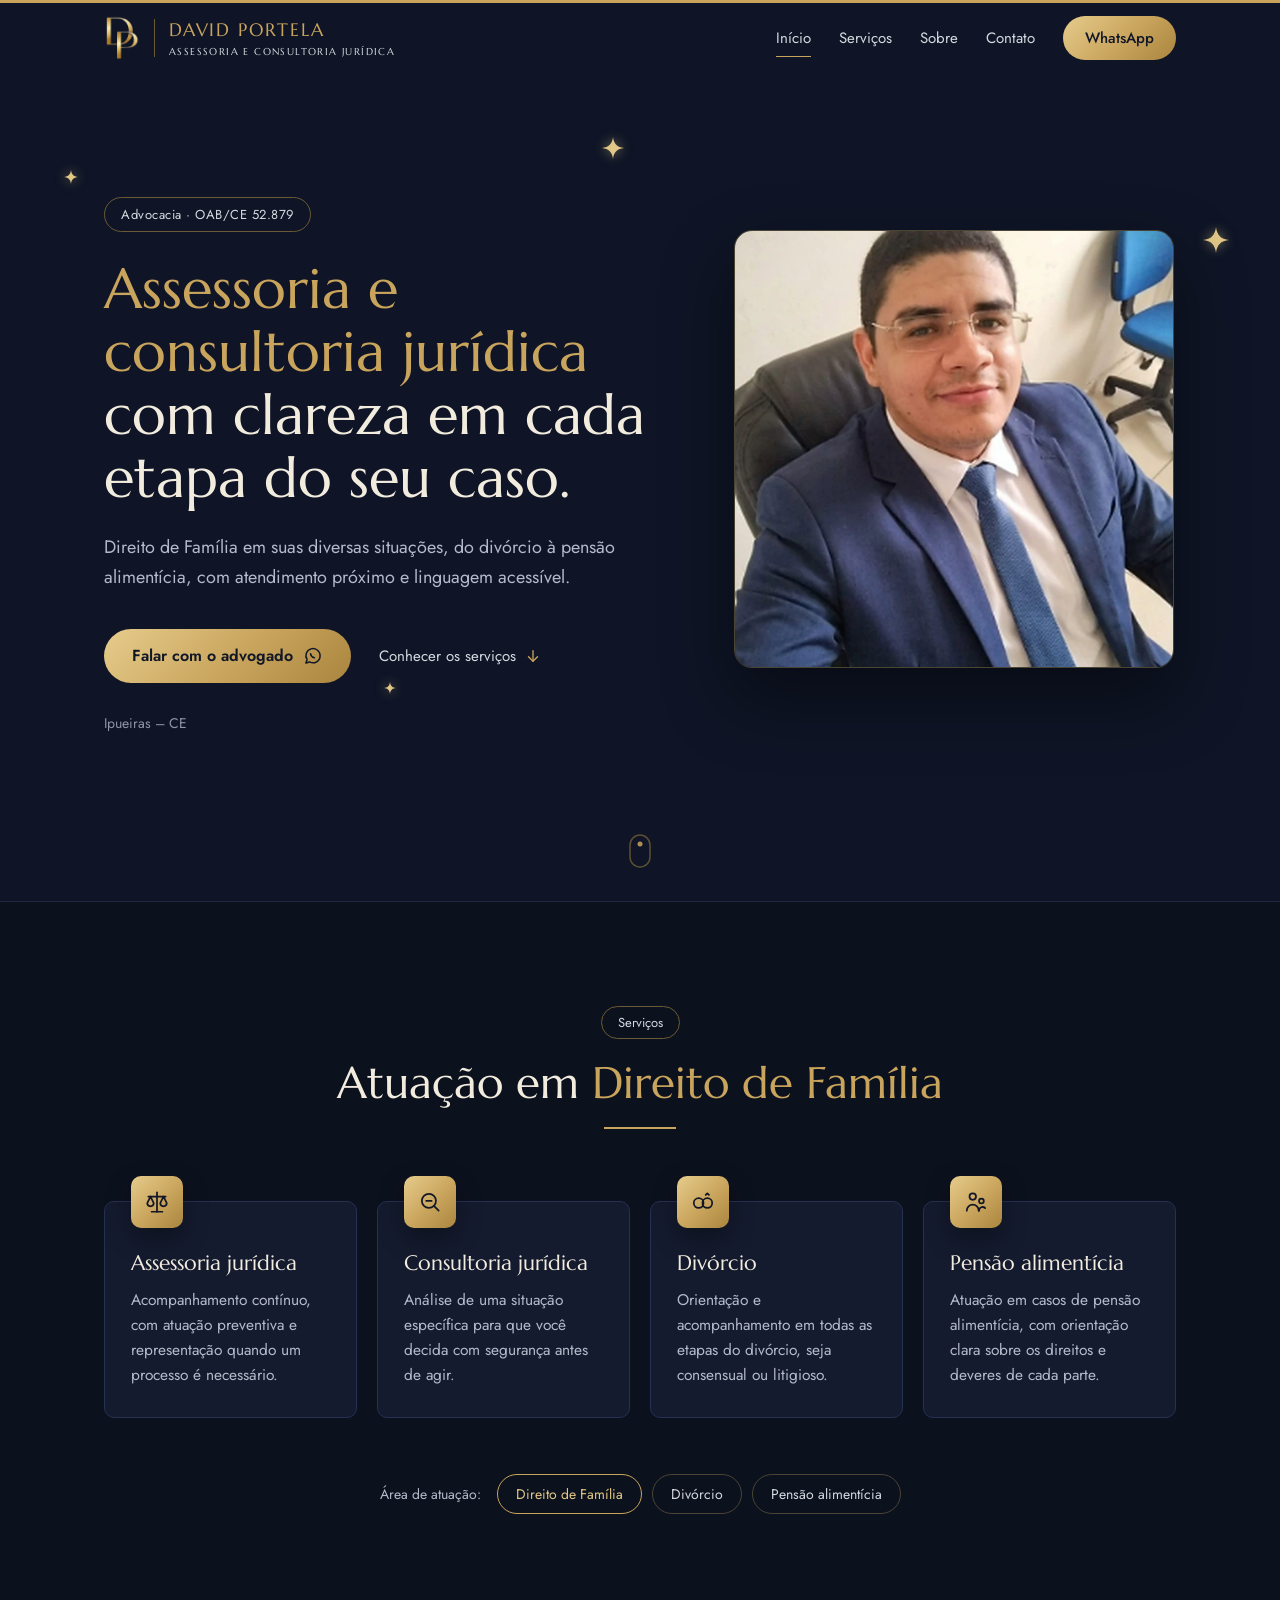
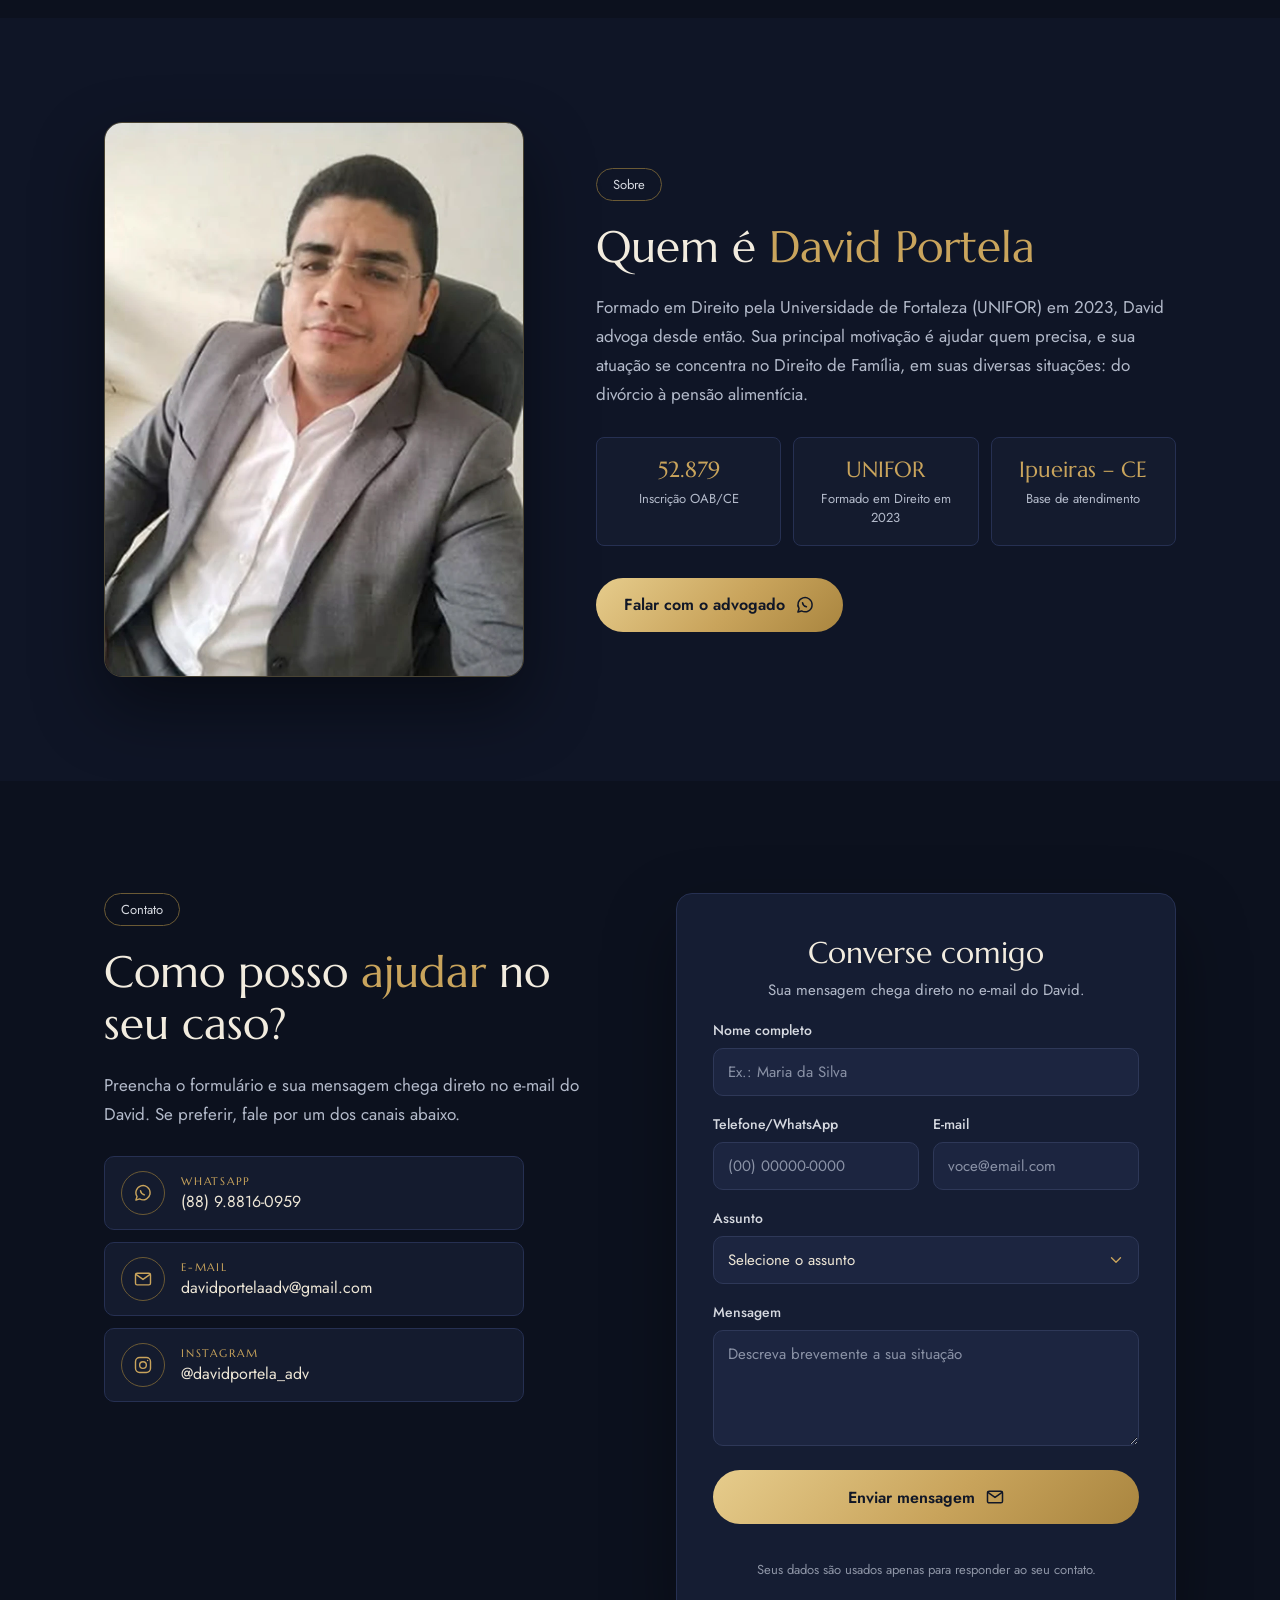
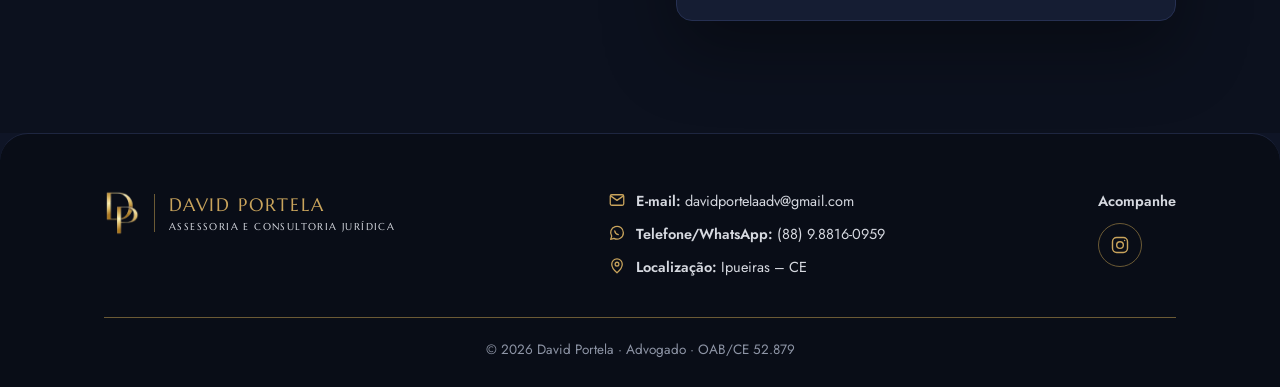
<file: index.html>
<!doctype html>
<html lang="pt-BR">
<head>
<meta charset="utf-8">
<meta name="viewport" content="width=device-width, initial-scale=1">
<title>David Portela — Assessoria e Consultoria Jurídica</title>
<meta name="description" content="David Portela, advogado (OAB/CE 52.879). Direito de Família em Ipueiras – CE: divórcio, pensão alimentícia, assessoria e consultoria jurídica.">
<meta name="theme-color" content="#111727">
<meta property="og:title" content="David Portela — Assessoria e Consultoria Jurídica">
<meta property="og:description" content="David Portela, advogado (OAB/CE 52.879). Direito de Família em Ipueiras – CE: divórcio, pensão alimentícia, assessoria e consultoria jurídica.">
<meta property="og:type" content="website">
<link rel="icon" type="image/png" href="favicon.png">
<link rel="preconnect" href="https://fonts.googleapis.com">
<link rel="preconnect" href="https://fonts.gstatic.com" crossorigin>
<link href="https://fonts.googleapis.com/css2?family=Marcellus&amp;family=Jost:wght@400;500;600&amp;display=swap" rel="stylesheet">
<link rel="stylesheet" href="landing.css">
</head>
<body>
<div id="app" class="boot" style="background: #0F1526; color: #EDE6D6; font-family: 'Jost', 'Helvetica Neue', Arial, sans-serif; min-height: 100vh; overflow-x: clip">
<div class="bar" aria-hidden="true"></div>

<div class="wipe intro" aria-hidden="true">
  <div class="wipe-g"></div>
  <div class="wipe-n"><img class="wipe-logo" src="dp-monograma.png" alt=""><span class="wipe-line"></span></div>
</div>

<header class="hdr" style="position: sticky; top: 0; z-index: 40">
  <div class="hdr-in" style="max-width: 1120px; margin: 0 auto; padding: 14px 24px; min-height: 76px; box-sizing: border-box; display: flex; flex-wrap: wrap; align-items: center; justify-content: space-between; gap: 12px 32px">
    <a href="#inicio" data-go="inicio" aria-label="David Portela, início" style="display: flex; align-items: center; gap: 14px">
      <img src="dp-monograma.png" alt="" style="width: 36px; height: auto; display: block">
      <span aria-hidden="true" style="width: 1px; height: 38px; background: #6B5A35"></span>
      <span style="display: flex; flex-direction: column; gap: 4px">
        <span style="font-family: 'Marcellus', Optima, Georgia, serif; font-size: 18px; letter-spacing: 0.1em; color: #C9A45C">DAVID PORTELA</span>
        <span class="tagline" style="font-family: 'Marcellus', Optima, Georgia, serif; font-size: 10px; letter-spacing: 0.14em; color: #D6D9E0">ASSESSORIA E CONSULTORIA JURÍDICA</span>
      </span>
    </a>
    <nav class="nav-desk" aria-label="Seções" style="display: flex; flex-wrap: wrap; align-items: center; gap: 4px 28px; font-size: 15px">
      <a class="nv on" href="#inicio" data-go="inicio" style="color: #D6D9E0; padding: 12px 0">Início</a>
      <a class="nv" href="#servicos" data-go="servicos" style="color: #D6D9E0; padding: 12px 0">Serviços</a>
      <a class="nv" href="#sobre" data-go="sobre" style="color: #D6D9E0; padding: 12px 0">Sobre</a>
      <a class="nv" href="#contato" data-go="contato" style="color: #D6D9E0; padding: 12px 0">Contato</a>
      <a class="pill" href="https://wa.me/5588988160959?text=Ol%C3%A1%2C%20David!%20Vim%20pelo%20site%20e%20gostaria%20de%20agendar%20um%20atendimento." target="_blank" rel="noopener" style="min-height: 44px; box-sizing: border-box; display: inline-flex; align-items: center; padding: 0 22px; border-radius: 999px; background: linear-gradient(135deg, #E6CC8C 0%, #C9A45C 55%, #A9853F 100%); color: #111727; font-weight: 500">WhatsApp</a>
    </nav>
    <button class="menu-btn" type="button" aria-label="Abrir menu" aria-expanded="false" aria-controls="menu-mobile">
      <svg class="ic-open" aria-hidden="true" width="20" height="20" viewBox="0 0 24 24" fill="none" stroke="currentColor" stroke-width="1.8" stroke-linecap="round"><path d="M4 8h16"></path><path d="M4 16h16"></path></svg>
      <svg class="ic-close" aria-hidden="true" width="20" height="20" viewBox="0 0 24 24" fill="none" stroke="currentColor" stroke-width="1.8" stroke-linecap="round"><path d="M6 6l12 12"></path><path d="M18 6 6 18"></path></svg>
    </button>
  </div>
</header>

<div id="menu-mobile" class="mnav" aria-hidden="true">
  <nav aria-label="Menu" class="mnav-links">
    <a class="mi m1 mlink on" href="#inicio" data-go="inicio">Início</a>
    <a class="mi m2 mlink" href="#servicos" data-go="servicos">Serviços</a>
    <a class="mi m3 mlink" href="#sobre" data-go="sobre">Sobre</a>
    <a class="mi m4 mlink" href="#contato" data-go="contato">Contato</a>
  </nav>
  <span class="mi m5 mline" aria-hidden="true"></span>
  <a class="mi m5 pill" href="https://wa.me/5588988160959?text=Ol%C3%A1%2C%20David!%20Vim%20pelo%20site%20e%20gostaria%20de%20agendar%20um%20atendimento." target="_blank" rel="noopener" style="align-self: flex-start; min-height: 54px; box-sizing: border-box; display: inline-flex; align-items: center; gap: 10px; padding: 0 28px; border-radius: 999px; background: linear-gradient(135deg, #E6CC8C 0%, #C9A45C 55%, #A9853F 100%); color: #111727; font-size: 16px; font-weight: 600">
    Falar no WhatsApp
    <svg aria-hidden="true" width="20" height="20" viewBox="0 0 24 24" fill="none" stroke="currentColor" stroke-width="1.8" stroke-linecap="round" stroke-linejoin="round"><path d="M20.5 11.6a8.5 8.5 0 0 1-12.6 7.5L3.5 20.5l1.4-4.2a8.5 8.5 0 1 1 15.6-4.7z"></path><path d="M9 9.2c.3 2.4 2.2 4.4 4.7 5"></path></svg>
  </a>
  <p class="mi m6 mcontact">(88) 9.8816-0959<br>davidportelaadv@gmail.com</p>
</div>

<section id="inicio" style="position: relative; overflow: clip; box-sizing: border-box; min-height: calc(100vh - 76px); min-height: calc(100svh - 76px); display: flex; flex-direction: column; justify-content: center; padding: 24px 0 104px">
  <div aria-hidden="true" style="position: absolute; inset: 0; pointer-events: none">
    <div class="ra spk-m-off" style="position: absolute; left: 5%; top: 90px"><svg class="spark" width="14" height="14" viewBox="0 0 24 24"><path d="M12 0C12.9 7.6 16.4 11.1 24 12C16.4 12.9 12.9 16.4 12 24C11.1 16.4 7.6 12.9 0 12C7.6 11.1 11.1 7.6 12 0Z" fill="#E2C886"></path></svg></div>
    <div class="rb spk-m-off" style="position: absolute; left: 47%; top: 60px"><svg class="spark sp2" width="22" height="22" viewBox="0 0 24 24"><path d="M12 0C12.9 7.6 16.4 11.1 24 12C16.4 12.9 12.9 16.4 12 24C11.1 16.4 7.6 12.9 0 12C7.6 11.1 11.1 7.6 12 0Z" fill="#E2C886"></path></svg></div>
    <div class="ra" style="position: absolute; right: 4%; top: 150px"><svg class="spark sp3" width="26" height="26" viewBox="0 0 24 24"><path d="M12 0C12.9 7.6 16.4 11.1 24 12C16.4 12.9 12.9 16.4 12 24C11.1 16.4 7.6 12.9 0 12C7.6 11.1 11.1 7.6 12 0Z" fill="#E2C886"></path></svg></div>
    <div class="ra spk-m-off" style="position: absolute; left: 30%; top: 600px"><svg class="spark sp2" width="12" height="12" viewBox="0 0 24 24"><path d="M12 0C12.9 7.6 16.4 11.1 24 12C16.4 12.9 12.9 16.4 12 24C11.1 16.4 7.6 12.9 0 12C7.6 11.1 11.1 7.6 12 0Z" fill="#E2C886"></path></svg></div>
  </div>

  <div style="position: relative; width: 100%; box-sizing: border-box; max-width: 1120px; margin: 0 auto; padding: 0 24px; display: flex; flex-wrap: wrap; align-items: center; gap: 40px 64px">
    <div class="hout" style="flex: 1 1 500px; min-width: 0; padding: clamp(24px, 6vw, 56px) 0 24px">
      <p class="ld" style="margin: 0; display: inline-flex; padding: 7px 16px; border: 1px solid #6B5A35; border-radius: 999px; font-size: 13px; letter-spacing: 0.04em; color: #D6D9E0">Advocacia · OAB/CE 52.879</p>
      <h1 class="ld ld2" style="margin: 26px 0 0; font-family: 'Marcellus', Optima, Georgia, serif; font-weight: 400; font-size: clamp(30px, 3.4vw + 14px, 56px); line-height: 1.12; color: #F2ECDF"><span style="color: #C9A45C">Assessoria e consultoria jurídica</span> com clareza em cada etapa do seu caso.</h1>
      <p class="ld ld3" style="margin: 24px 0 0; max-width: 32em; font-size: 18px; line-height: 1.65; color: #B3BACA">Direito de Família em suas diversas situações, do divórcio à pensão alimentícia, com atendimento próximo e linguagem acessível.</p>
      <div class="ld ld4" style="margin-top: 36px; display: flex; flex-wrap: wrap; align-items: center; gap: 14px 28px">
        <a class="pill" href="https://wa.me/5588988160959?text=Ol%C3%A1%2C%20David!%20Vim%20pelo%20site%20e%20gostaria%20de%20agendar%20um%20atendimento." target="_blank" rel="noopener" style="min-height: 54px; box-sizing: border-box; display: inline-flex; align-items: center; gap: 10px; padding: 0 28px; border-radius: 999px; background: linear-gradient(135deg, #E6CC8C 0%, #C9A45C 55%, #A9853F 100%); color: #111727; font-size: 16px; font-weight: 600">
          Falar com o advogado
          <svg aria-hidden="true" width="20" height="20" viewBox="0 0 24 24" fill="none" stroke="currentColor" stroke-width="1.8" stroke-linecap="round" stroke-linejoin="round"><path d="M20.5 11.6a8.5 8.5 0 0 1-12.6 7.5L3.5 20.5l1.4-4.2a8.5 8.5 0 1 1 15.6-4.7z"></path><path d="M9 9.2c.3 2.4 2.2 4.4 4.7 5"></path></svg>
        </a>
        <a class="lnk" href="#servicos" data-go="servicos" style="display: inline-flex; align-items: center; gap: 8px; padding: 14px 0; color: #D6D9E0; font-size: 15px">
          Conhecer os serviços
          <svg aria-hidden="true" width="18" height="18" viewBox="0 0 24 24" fill="none" stroke="#C9A45C" stroke-width="1.8" stroke-linecap="round" stroke-linejoin="round"><path d="M12 5v14"></path><path d="m6 13 6 6 6-6"></path></svg>
        </a>
      </div>
      <p class="ld ld5" style="margin: 30px 0 0; font-size: 14px; color: #8E95A6">Ipueiras – CE</p>
    </div>

    <div style="flex: 1 1 380px; min-width: 0; display: flex; justify-content: center">
      <div class="hph" style="width: min(100%, 440px)">
        <img class="ldp" src="david-terno-azul.webp" alt="David Portela, advogado, de terno azul" style="width: 100%; height: auto; display: block; border-radius: 18px; border: 1px solid #4A4433; box-shadow: 0 30px 70px rgba(0,0,0,0.45)">
      </div>
    </div>
  </div>
  <a class="cue" href="#servicos" data-go="servicos" aria-label="Ir para os serviços" style="position: absolute; left: 50%; bottom: 28px; margin-left: -22px; width: 44px; height: 44px; display: flex; align-items: center; justify-content: center">
    <svg aria-hidden="true" width="22" height="34" viewBox="0 0 22 34" fill="none"><rect x="1" y="1" width="20" height="32" rx="10" stroke="#6B5A35" stroke-width="1.5"></rect><circle class="cue-dot" cx="11" cy="10" r="2.5" fill="#C9A45C"></circle></svg>
  </a>
</section>

<section id="servicos" style="position: relative; padding: clamp(72px, 11vw, 104px) 0; background: #0C111E; border-top: 1px solid #1E2640; scroll-margin-top: 76px">
  <div style="max-width: 1120px; margin: 0 auto; padding: 0 24px">
    <div class="blk" data-rv="srvHead" style="display: flex; flex-direction: column; align-items: center; text-align: center; gap: 18px">
      <span class="rv" style="padding: 6px 16px; border: 1px solid #6B5A35; border-radius: 999px; font-size: 13px; color: #D6D9E0">Serviços</span>
      <h2 class="rv d1" style="margin: 0; font-family: 'Marcellus', Optima, Georgia, serif; font-weight: 400; font-size: clamp(30px, 3.4vw, 44px); line-height: 1.2; color: #F2ECDF">Atuação em <span style="color: #C9A45C">Direito de Família</span></h2>
      <span class="rv-line d2" aria-hidden="true" style="display: block; width: 72px; height: 2px; background: #C9A45C; transform-origin: 50% 50%"></span>
    </div>

    <div class="blk" data-rv="srvCards" style="margin-top: 72px; display: flex; flex-wrap: wrap; gap: 48px 20px">
      <div class="rv d1" style="flex: 1 1 230px; min-width: 0; display: flex">
        <article class="card" style="flex: 1 1 auto; position: relative; box-sizing: border-box; padding: 48px 26px 30px; border: 1px solid #263052; border-radius: 10px; background: #141B2E; display: flex; flex-direction: column; gap: 12px">
          <div class="rv-pop d3" aria-hidden="true" style="position: absolute; top: -26px; left: 26px; width: 52px; height: 52px; border-radius: 10px; background: linear-gradient(135deg, #E6CC8C 0%, #C9A45C 55%, #A9853F 100%); display: flex; align-items: center; justify-content: center; box-shadow: 0 10px 24px rgba(0,0,0,0.35)">
            <svg width="26" height="26" viewBox="0 0 24 24" fill="none" stroke="#111727" stroke-width="1.6" stroke-linecap="round" stroke-linejoin="round"><path d="M12 3v18"></path><path d="M7 21h10"></path><path d="M4 7h16"></path><path d="m6 7-3 6a3 3 0 0 0 6 0L6 7"></path><path d="m18 7-3 6a3 3 0 0 0 6 0l-3-6"></path></svg>
          </div>
          <h3 style="margin: 0; font-family: 'Marcellus', Optima, Georgia, serif; font-weight: 400; font-size: 21px; color: #F2ECDF">Assessoria jurídica</h3>
          <p style="margin: 0; font-size: 15.5px; line-height: 1.6; color: #B3BACA">Acompanhamento contínuo, com atuação preventiva e representação quando um processo é necessário.</p>
        </article>
      </div>
      <div class="rv d2" style="flex: 1 1 230px; min-width: 0; display: flex">
        <article class="card" style="flex: 1 1 auto; position: relative; box-sizing: border-box; padding: 48px 26px 30px; border: 1px solid #263052; border-radius: 10px; background: #141B2E; display: flex; flex-direction: column; gap: 12px">
          <div class="rv-pop d4" aria-hidden="true" style="position: absolute; top: -26px; left: 26px; width: 52px; height: 52px; border-radius: 10px; background: linear-gradient(135deg, #E6CC8C 0%, #C9A45C 55%, #A9853F 100%); display: flex; align-items: center; justify-content: center; box-shadow: 0 10px 24px rgba(0,0,0,0.35)">
            <svg width="26" height="26" viewBox="0 0 24 24" fill="none" stroke="#111727" stroke-width="1.6" stroke-linecap="round" stroke-linejoin="round"><circle cx="11" cy="11" r="6.5"></circle><path d="m20 20-4.4-4.4"></path><path d="M8.5 11h5"></path></svg>
          </div>
          <h3 style="margin: 0; font-family: 'Marcellus', Optima, Georgia, serif; font-weight: 400; font-size: 21px; color: #F2ECDF">Consultoria jurídica</h3>
          <p style="margin: 0; font-size: 15.5px; line-height: 1.6; color: #B3BACA">Análise de uma situação específica para que você decida com segurança antes de agir.</p>
        </article>
      </div>
      <div class="rv d3" style="flex: 1 1 230px; min-width: 0; display: flex">
        <article class="card" style="flex: 1 1 auto; position: relative; box-sizing: border-box; padding: 48px 26px 30px; border: 1px solid #263052; border-radius: 10px; background: #141B2E; display: flex; flex-direction: column; gap: 12px">
          <div class="rv-pop d5" aria-hidden="true" style="position: absolute; top: -26px; left: 26px; width: 52px; height: 52px; border-radius: 10px; background: linear-gradient(135deg, #E6CC8C 0%, #C9A45C 55%, #A9853F 100%); display: flex; align-items: center; justify-content: center; box-shadow: 0 10px 24px rgba(0,0,0,0.35)">
            <svg width="26" height="26" viewBox="0 0 24 24" fill="none" stroke="#111727" stroke-width="1.6" stroke-linecap="round" stroke-linejoin="round"><circle cx="8" cy="13" r="4.5"></circle><circle cx="16" cy="13" r="4.5"></circle><path d="M14.5 5.5 16 4l1.5 1.5"></path></svg>
          </div>
          <h3 style="margin: 0; font-family: 'Marcellus', Optima, Georgia, serif; font-weight: 400; font-size: 21px; color: #F2ECDF">Divórcio</h3>
          <p style="margin: 0; font-size: 15.5px; line-height: 1.6; color: #B3BACA">Orientação e acompanhamento em todas as etapas do divórcio, seja consensual ou litigioso.</p>
        </article>
      </div>
      <div class="rv d4" style="flex: 1 1 230px; min-width: 0; display: flex">
        <article class="card" style="flex: 1 1 auto; position: relative; box-sizing: border-box; padding: 48px 26px 30px; border: 1px solid #263052; border-radius: 10px; background: #141B2E; display: flex; flex-direction: column; gap: 12px">
          <div class="rv-pop d6" aria-hidden="true" style="position: absolute; top: -26px; left: 26px; width: 52px; height: 52px; border-radius: 10px; background: linear-gradient(135deg, #E6CC8C 0%, #C9A45C 55%, #A9853F 100%); display: flex; align-items: center; justify-content: center; box-shadow: 0 10px 24px rgba(0,0,0,0.35)">
            <svg width="26" height="26" viewBox="0 0 24 24" fill="none" stroke="#111727" stroke-width="1.6" stroke-linecap="round" stroke-linejoin="round"><circle cx="9" cy="7" r="3"></circle><path d="M3.5 20a5.5 5.5 0 0 1 11 0"></path><circle cx="17" cy="11" r="2.2"></circle><path d="M14.8 20a3.3 3.3 0 0 1 5.7-2.3"></path></svg>
          </div>
          <h3 style="margin: 0; font-family: 'Marcellus', Optima, Georgia, serif; font-weight: 400; font-size: 21px; color: #F2ECDF">Pensão alimentícia</h3>
          <p style="margin: 0; font-size: 15.5px; line-height: 1.6; color: #B3BACA">Atuação em casos de pensão alimentícia, com orientação clara sobre os direitos e deveres de cada parte.</p>
        </article>
      </div>
    </div>

    <div class="blk" data-rv="srvAreas" style="margin-top: 56px; display: flex; flex-wrap: wrap; justify-content: center; align-items: center; gap: 10px">
      <span class="rv" style="margin-right: 6px; font-size: 14px; color: #B3BACA">Área de atuação:</span>
      <span class="rv d1" style="padding: 9px 18px; border: 1px solid #C9A45C; border-radius: 999px; font-size: 14px; color: #E2C886">Direito de Família</span>
      <span class="rv d2" style="padding: 9px 18px; border: 1px solid #4A4433; border-radius: 999px; font-size: 14px; color: #D6D9E0">Divórcio</span>
      <span class="rv d3" style="padding: 9px 18px; border: 1px solid #4A4433; border-radius: 999px; font-size: 14px; color: #D6D9E0">Pensão alimentícia</span>
    </div>
  </div>
</section>

<section id="sobre" style="position: relative; padding: clamp(72px, 11vw, 104px) 0; background: #0F1526; scroll-margin-top: 76px">
  <div style="max-width: 1120px; margin: 0 auto; padding: 0 24px; display: flex; flex-wrap: wrap; align-items: center; gap: 56px 72px">

    <div class="blk" data-rv="aboutImg" style="flex: 1 1 360px; min-width: 0; max-width: 420px">
      <div class="rv-l">
        <div class="pxa">
          <img src="david-terno-cinza.webp" alt="David Portela, advogado, de terno cinza" style="width: 100%; height: auto; display: block; border-radius: 18px; border: 1px solid #4A4433; box-shadow: 0 30px 70px rgba(0,0,0,0.45)">
        </div>
      </div>
    </div>

    <div class="blk" data-rv="aboutText" style="flex: 1 1 420px; min-width: 0; display: flex; flex-direction: column; gap: 20px">
      <span class="rv-r" style="align-self: flex-start; padding: 6px 16px; border: 1px solid #6B5A35; border-radius: 999px; font-size: 13px; color: #D6D9E0">Sobre</span>
      <h2 class="rv-r d1" style="margin: 0; font-family: 'Marcellus', Optima, Georgia, serif; font-weight: 400; font-size: clamp(30px, 3.4vw, 44px); line-height: 1.2; color: #F2ECDF">Quem é <span style="color: #C9A45C">David Portela</span></h2>
      <p class="rv-r d2" style="margin: 0; font-size: 17px; line-height: 1.7; color: #B3BACA">Formado em Direito pela Universidade de Fortaleza (UNIFOR) em 2023, David advoga desde então. Sua principal motivação é ajudar quem precisa, e sua atuação se concentra no Direito de Família, em suas diversas situações: do divórcio à pensão alimentícia.</p>
      <div style="margin-top: 8px; display: flex; flex-wrap: wrap; gap: 12px">
        <div class="rv d3" style="flex: 1 1 140px; min-width: 0; box-sizing: border-box; padding: 18px 16px; border: 1px solid #263052; border-radius: 8px; background: #141B2E; text-align: center">
          <div style="font-family: 'Marcellus', Optima, Georgia, serif; font-size: clamp(18px, 1.6vw + 10px, 22px); overflow-wrap: anywhere; color: #C9A45C">52.879</div>
          <div style="margin-top: 6px; font-size: 13px; color: #B3BACA">Inscrição OAB/CE</div>
        </div>
        <div class="rv d4" style="flex: 1 1 140px; min-width: 0; box-sizing: border-box; padding: 18px 16px; border: 1px solid #263052; border-radius: 8px; background: #141B2E; text-align: center">
          <div style="font-family: 'Marcellus', Optima, Georgia, serif; font-size: clamp(18px, 1.6vw + 10px, 22px); overflow-wrap: anywhere; color: #C9A45C">UNIFOR</div>
          <div style="margin-top: 6px; font-size: 13px; color: #B3BACA">Formado em Direito em 2023</div>
        </div>
        <div class="rv d5" style="flex: 1 1 140px; min-width: 0; box-sizing: border-box; padding: 18px 16px; border: 1px solid #263052; border-radius: 8px; background: #141B2E; text-align: center">
          <div style="font-family: 'Marcellus', Optima, Georgia, serif; font-size: clamp(18px, 1.6vw + 10px, 22px); overflow-wrap: anywhere; color: #C9A45C">Ipueiras – CE</div>
          <div style="margin-top: 6px; font-size: 13px; color: #B3BACA">Base de atendimento</div>
        </div>
      </div>
      <div class="rv d6" style="margin-top: 12px">
        <a class="pill" href="https://wa.me/5588988160959?text=Ol%C3%A1%2C%20David!%20Vim%20pelo%20site%20e%20gostaria%20de%20agendar%20um%20atendimento." target="_blank" rel="noopener" style="min-height: 54px; box-sizing: border-box; display: inline-flex; align-items: center; gap: 10px; padding: 0 28px; border-radius: 999px; background: linear-gradient(135deg, #E6CC8C 0%, #C9A45C 55%, #A9853F 100%); color: #111727; font-size: 16px; font-weight: 600">
          Falar com o advogado
          <svg aria-hidden="true" width="20" height="20" viewBox="0 0 24 24" fill="none" stroke="currentColor" stroke-width="1.8" stroke-linecap="round" stroke-linejoin="round"><path d="M20.5 11.6a8.5 8.5 0 0 1-12.6 7.5L3.5 20.5l1.4-4.2a8.5 8.5 0 1 1 15.6-4.7z"></path><path d="M9 9.2c.3 2.4 2.2 4.4 4.7 5"></path></svg>
        </a>
      </div>
    </div>
  </div>
</section>

<section id="contato" style="position: relative; padding: clamp(80px, 12vw, 112px) 0; background: #0C111E; scroll-margin-top: 76px">
  <div style="max-width: 1120px; margin: 0 auto; padding: 0 24px; display: flex; flex-wrap: wrap; align-items: flex-start; gap: 56px 72px">

    <div class="blk" data-rv="ctText" style="flex: 1 1 420px; min-width: 0; position: relative; display: flex; flex-direction: column; gap: 20px">
      <span class="rv" style="align-self: flex-start; padding: 6px 16px; border: 1px solid #6B5A35; border-radius: 999px; font-size: 13px; color: #D6D9E0">Contato</span>
      <h2 class="rv d1" style="margin: 0; font-family: 'Marcellus', Optima, Georgia, serif; font-weight: 400; font-size: clamp(30px, 3.4vw, 44px); line-height: 1.2; color: #F2ECDF">Como posso <span style="color: #C9A45C">ajudar</span> no seu caso?</h2>
      <p class="rv d2" style="margin: 0; max-width: 30em; font-size: 17px; line-height: 1.7; color: #B3BACA">Preencha o formulário e sua mensagem chega direto no e-mail do David. Se preferir, fale por um dos canais abaixo.</p>
      <div style="margin-top: 8px; display: flex; flex-direction: column; gap: 12px; max-width: 420px">
        <a class="ct rv d3" href="https://wa.me/5588988160959?text=Ol%C3%A1%2C%20David!%20Vim%20pelo%20site%20e%20gostaria%20de%20agendar%20um%20atendimento." target="_blank" rel="noopener" style="display: flex; align-items: center; gap: 16px; padding: 14px 16px; border: 1px solid #263052; border-radius: 10px; background: #141B2E">
          <span aria-hidden="true" style="flex: 0 0 auto; width: 44px; height: 44px; box-sizing: border-box; border: 1px solid #6B5A35; border-radius: 50%; display: flex; align-items: center; justify-content: center"><svg width="20" height="20" viewBox="0 0 24 24" fill="none" stroke="#C9A45C" stroke-width="1.7" stroke-linecap="round" stroke-linejoin="round"><path d="M20.5 11.6a8.5 8.5 0 0 1-12.6 7.5L3.5 20.5l1.4-4.2a8.5 8.5 0 1 1 15.6-4.7z"></path><path d="M9 9.2c.3 2.4 2.2 4.4 4.7 5"></path></svg></span>
          <span style="display: flex; flex-direction: column; gap: 2px"><span style="font-family: 'Marcellus', Optima, Georgia, serif; font-size: 11px; letter-spacing: 0.16em; color: #C9A45C">WHATSAPP</span><span style="font-size: 16px; color: #EDE6D6">(88) 9.8816-0959</span></span>
        </a>
        <a class="ct rv d4" href="https://mail.google.com/mail/?view=cm&amp;fs=1&amp;to=davidportelaadv@gmail.com&amp;su=Contato%20pelo%20site" target="_blank" rel="noopener" style="display: flex; align-items: center; gap: 16px; padding: 14px 16px; border: 1px solid #263052; border-radius: 10px; background: #141B2E">
          <span aria-hidden="true" style="flex: 0 0 auto; width: 44px; height: 44px; box-sizing: border-box; border: 1px solid #6B5A35; border-radius: 50%; display: flex; align-items: center; justify-content: center"><svg width="20" height="20" viewBox="0 0 24 24" fill="none" stroke="#C9A45C" stroke-width="1.7" stroke-linecap="round" stroke-linejoin="round"><rect x="3" y="5" width="18" height="14" rx="2"></rect><path d="m3.5 6.5 8.5 6 8.5-6"></path></svg></span>
          <span style="display: flex; flex-direction: column; gap: 2px; min-width: 0"><span style="font-family: 'Marcellus', Optima, Georgia, serif; font-size: 11px; letter-spacing: 0.16em; color: #C9A45C">E-MAIL</span><span style="font-size: 16px; color: #EDE6D6; overflow-wrap: anywhere">davidportelaadv@gmail.com</span></span>
        </a>
        <a class="ct rv d5" href="https://www.instagram.com/davidportela_adv/" target="_blank" rel="noopener" style="display: flex; align-items: center; gap: 16px; padding: 14px 16px; border: 1px solid #263052; border-radius: 10px; background: #141B2E">
          <span aria-hidden="true" style="flex: 0 0 auto; width: 44px; height: 44px; box-sizing: border-box; border: 1px solid #6B5A35; border-radius: 50%; display: flex; align-items: center; justify-content: center"><svg width="20" height="20" viewBox="0 0 24 24" fill="none" stroke="#C9A45C" stroke-width="1.7" stroke-linecap="round" stroke-linejoin="round"><rect x="3" y="3" width="18" height="18" rx="5"></rect><circle cx="12" cy="12" r="4"></circle><path d="M17.5 6.5h.01"></path></svg></span>
          <span style="display: flex; flex-direction: column; gap: 2px"><span style="font-family: 'Marcellus', Optima, Georgia, serif; font-size: 11px; letter-spacing: 0.16em; color: #C9A45C">INSTAGRAM</span><span style="font-size: 16px; color: #EDE6D6">@davidportela_adv</span></span>
        </a>
      </div>
    </div>

    <div class="blk" data-rv="ctForm" style="flex: 1 1 420px; min-width: 0; max-width: 500px">
      <div class="rv-z d1" style="box-sizing: border-box; padding: 40px clamp(20px, 4vw, 36px); border: 1px solid #263052; border-radius: 16px; background: #151D33; box-shadow: 0 30px 70px rgba(0,0,0,0.35); display: flex; flex-direction: column; gap: 18px">
        <div style="text-align: center; display: flex; flex-direction: column; gap: 8px">
          <h3 style="margin: 0; font-family: 'Marcellus', Optima, Georgia, serif; font-weight: 400; font-size: 30px; color: #F2ECDF">Converse comigo</h3>
          <p style="margin: 0; font-size: 15px; line-height: 1.55; color: #B3BACA">Sua mensagem chega direto no e-mail do David.</p>
        </div>
        <form id="contact-form" action="https://formsubmit.co/davidportelaadv@gmail.com" method="POST" style="margin: 0; display: flex; flex-direction: column; gap: 18px">
          <input type="hidden" name="_subject" value="Novo contato pelo site">
          <input type="hidden" name="_template" value="table">
          <input type="text" name="_honey" tabindex="-1" autocomplete="off" aria-hidden="true" style="display: none">
          <div style="display: flex; flex-direction: column; gap: 8px">
            <label for="f-nome" style="font-size: 14px; font-weight: 500; color: #D6D9E0">Nome completo</label>
            <input id="f-nome" class="fld" type="text" name="nome" autocomplete="name" required placeholder="Ex.: Maria da Silva" style="height: 48px; box-sizing: border-box; padding: 0 14px; border: 1px solid #2E3858; border-radius: 10px; background: #1C2540; color: #EDE6D6; font: inherit; font-size: 15px">
          </div>
          <div style="display: flex; flex-wrap: wrap; gap: 14px">
            <div style="flex: 1 1 180px; min-width: 0; display: flex; flex-direction: column; gap: 8px">
              <label for="f-tel" style="font-size: 14px; font-weight: 500; color: #D6D9E0">Telefone/WhatsApp</label>
              <input id="f-tel" class="fld" type="tel" name="telefone" autocomplete="tel" placeholder="(00) 00000-0000" style="height: 48px; box-sizing: border-box; padding: 0 14px; border: 1px solid #2E3858; border-radius: 10px; background: #1C2540; color: #EDE6D6; font: inherit; font-size: 15px">
            </div>
            <div style="flex: 1 1 180px; min-width: 0; display: flex; flex-direction: column; gap: 8px">
              <label for="f-email" style="font-size: 14px; font-weight: 500; color: #D6D9E0">E-mail</label>
              <input id="f-email" class="fld" type="email" name="email" autocomplete="email" required placeholder="voce@email.com" style="height: 48px; box-sizing: border-box; padding: 0 14px; border: 1px solid #2E3858; border-radius: 10px; background: #1C2540; color: #EDE6D6; font: inherit; font-size: 15px">
            </div>
          </div>
          <div style="display: flex; flex-direction: column; gap: 8px">
            <label for="f-assunto" style="font-size: 14px; font-weight: 500; color: #D6D9E0">Assunto</label>
            <div style="position: relative">
              <select id="f-assunto" class="fld" name="assunto" style="width: 100%; height: 48px; box-sizing: border-box; padding: 0 40px 0 14px; border: 1px solid #2E3858; border-radius: 10px; background: #1C2540; color: #EDE6D6; font: inherit; font-size: 15px; appearance: none; -webkit-appearance: none">
                <option value="">Selecione o assunto</option>
                <option value="Divórcio">Divórcio</option>
                <option value="Pensão alimentícia">Pensão alimentícia</option>
                <option value="Outra questão de Direito de Família">Outra questão de Direito de Família</option>
                <option value="Assessoria ou consultoria jurídica">Assessoria ou consultoria jurídica</option>
                <option value="Outro assunto">Outro assunto</option>
              </select>
              <svg aria-hidden="true" width="18" height="18" viewBox="0 0 24 24" fill="none" stroke="#C9A45C" stroke-width="1.8" stroke-linecap="round" stroke-linejoin="round" style="position: absolute; right: 14px; top: 15px; pointer-events: none"><path d="m6 9 6 6 6-6"></path></svg>
            </div>
          </div>
          <div style="display: flex; flex-direction: column; gap: 8px">
            <label for="f-msg" style="font-size: 14px; font-weight: 500; color: #D6D9E0">Mensagem</label>
            <textarea id="f-msg" class="fld" name="mensagem" rows="4" required placeholder="Descreva brevemente a sua situação" style="min-height: 112px; box-sizing: border-box; padding: 12px 14px; border: 1px solid #2E3858; border-radius: 10px; background: #1C2540; color: #EDE6D6; font: inherit; font-size: 15px; line-height: 1.5; resize: vertical"></textarea>
          </div>
          <button id="form-btn" class="pill" type="submit" style="margin-top: 6px; width: 100%; min-height: 54px; box-sizing: border-box; display: flex; align-items: center; justify-content: center; gap: 10px; padding: 0 24px; border: 0; border-radius: 999px; background: linear-gradient(135deg, #E6CC8C 0%, #C9A45C 55%, #A9853F 100%); color: #111727; font-family: inherit; font-size: 16px; font-weight: 600; cursor: pointer">
            <span id="form-btn-label">Enviar mensagem</span>
            <svg aria-hidden="true" width="20" height="20" viewBox="0 0 24 24" fill="none" stroke="currentColor" stroke-width="1.8" stroke-linecap="round" stroke-linejoin="round"><rect x="3" y="5" width="18" height="14" rx="2"></rect><path d="m3.5 6.5 8.5 6 8.5-6"></path></svg>
          </button>
          <p id="form-status" role="status" aria-live="polite" style="margin: 0; text-align: center; font-size: 14px; line-height: 1.5; color: #E2C886"></p>
          <p style="margin: 0; text-align: center; font-size: 13px; line-height: 1.5; color: #8E95A6">Seus dados são usados apenas para responder ao seu contato.</p>
        </form>
      </div>
    </div>
  </div>
</section>

<footer class="blk" data-rv="foot" style="background: #090D17; border-top: 1px solid #1E2640; border-radius: 28px 28px 0 0">
  <div style="max-width: 1120px; margin: 0 auto; padding: 56px 24px 0; display: flex; flex-wrap: wrap; justify-content: space-between; align-items: flex-start; gap: 36px 48px">
    <div class="rv" style="display: flex; align-items: center; gap: 14px">
      <img src="dp-monograma.png" alt="" style="width: 36px; height: auto; display: block">
      <span aria-hidden="true" style="width: 1px; height: 38px; background: #6B5A35"></span>
      <span style="display: flex; flex-direction: column; gap: 4px">
        <span style="font-family: 'Marcellus', Optima, Georgia, serif; font-size: 18px; letter-spacing: 0.1em; color: #C9A45C">DAVID PORTELA</span>
        <span style="font-family: 'Marcellus', Optima, Georgia, serif; font-size: 10px; letter-spacing: 0.14em; color: #D6D9E0">ASSESSORIA E CONSULTORIA JURÍDICA</span>
      </span>
    </div>
    <ul class="rv d1" style="margin: 0; padding: 0; list-style: none; display: flex; flex-direction: column; gap: 12px; font-size: 14.5px; color: #D6D9E0">
      <li style="display: flex; align-items: center; gap: 10px"><svg aria-hidden="true" width="18" height="18" viewBox="0 0 24 24" fill="none" stroke="#C9A45C" stroke-width="1.7" stroke-linecap="round" stroke-linejoin="round"><rect x="3" y="5" width="18" height="14" rx="2"></rect><path d="m3.5 6.5 8.5 6 8.5-6"></path></svg><span><strong style="font-weight: 600">E-mail:</strong> davidportelaadv@gmail.com</span></li>
      <li style="display: flex; align-items: center; gap: 10px"><svg aria-hidden="true" width="18" height="18" viewBox="0 0 24 24" fill="none" stroke="#C9A45C" stroke-width="1.7" stroke-linecap="round" stroke-linejoin="round"><path d="M20.5 11.6a8.5 8.5 0 0 1-12.6 7.5L3.5 20.5l1.4-4.2a8.5 8.5 0 1 1 15.6-4.7z"></path><path d="M9 9.2c.3 2.4 2.2 4.4 4.7 5"></path></svg><span><strong style="font-weight: 600">Telefone/WhatsApp:</strong> (88) 9.8816-0959</span></li>
      <li style="display: flex; align-items: center; gap: 10px"><svg aria-hidden="true" width="18" height="18" viewBox="0 0 24 24" fill="none" stroke="#C9A45C" stroke-width="1.7" stroke-linecap="round" stroke-linejoin="round"><path d="M12 21s-7-6.2-7-11.5a7 7 0 0 1 14 0C19 14.8 12 21 12 21z"></path><circle cx="12" cy="9.5" r="2.5"></circle></svg><span><strong style="font-weight: 600">Localização:</strong> Ipueiras – CE</span></li>
    </ul>
    <div class="rv d2" style="display: flex; flex-direction: column; gap: 12px">
      <span style="font-size: 14.5px; font-weight: 600; color: #D6D9E0">Acompanhe</span>
      <a href="https://www.instagram.com/davidportela_adv/" target="_blank" rel="noopener" aria-label="Instagram de David Portela" class="ct" style="width: 44px; height: 44px; box-sizing: border-box; border: 1px solid #6B5A35; border-radius: 50%; display: flex; align-items: center; justify-content: center">
        <svg aria-hidden="true" width="20" height="20" viewBox="0 0 24 24" fill="none" stroke="#C9A45C" stroke-width="1.7" stroke-linecap="round" stroke-linejoin="round"><rect x="3" y="3" width="18" height="18" rx="5"></rect><circle cx="12" cy="12" r="4"></circle><path d="M17.5 6.5h.01"></path></svg>
      </a>
    </div>
  </div>
  <div style="max-width: 1120px; margin: 40px auto 0; padding: 0 24px">
    <div class="rv-line d3" aria-hidden="true" style="height: 1px; background: #6B5A35; transform-origin: 0 50%"></div>
    <p style="margin: 0; padding: 22px 0 28px; text-align: center; font-size: 13.5px; color: #8E95A6">© 2026 David Portela · Advogado · OAB/CE 52.879</p>
  </div>
</footer>

</div>
<script src="landing.js" defer></script>
</body>
</html>
</file>
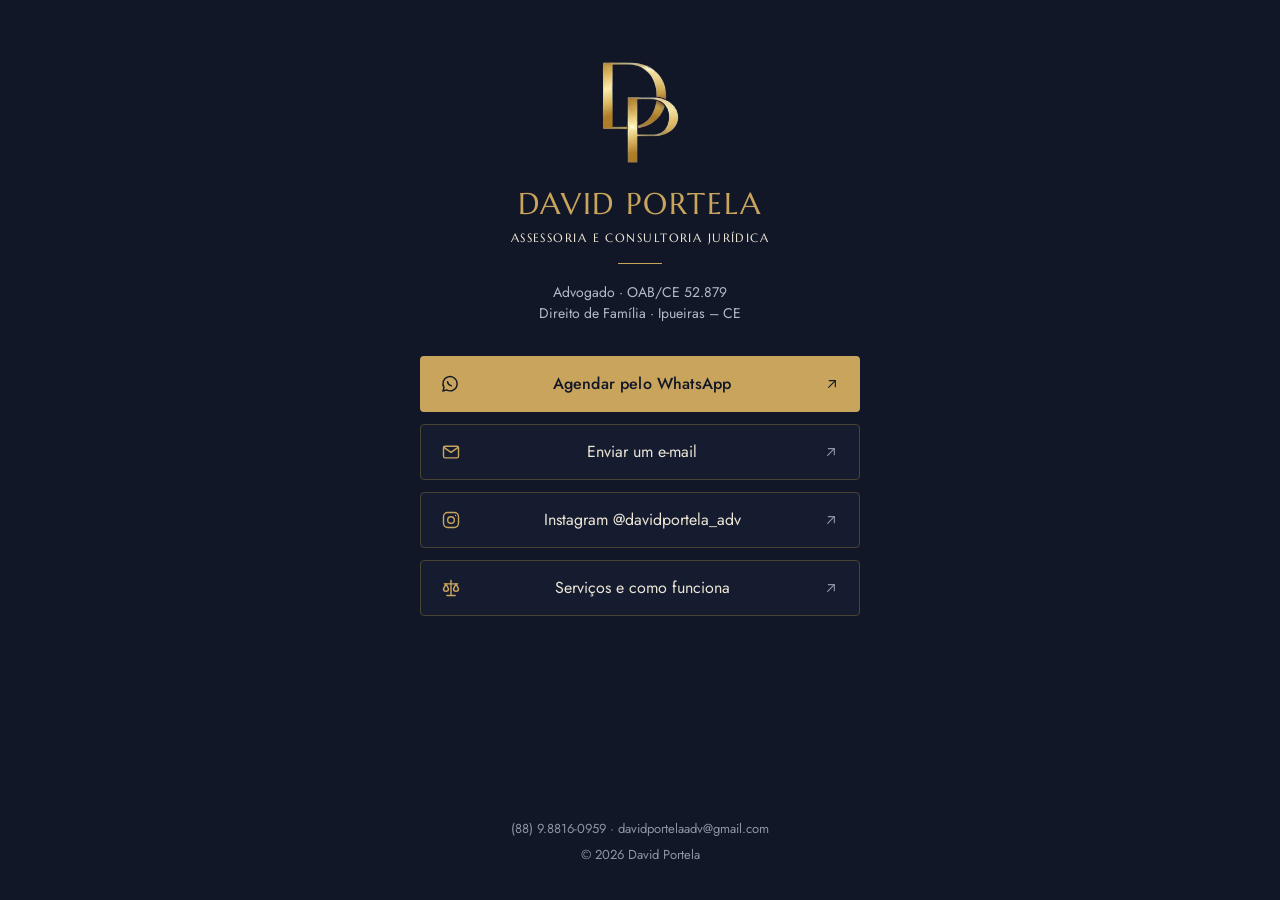
<file: links.html>
<!doctype html>
<html lang="pt-BR">
<head>
<meta charset="utf-8">
<meta name="viewport" content="width=device-width, initial-scale=1">
<title>David Portela — Links</title>
<meta name="description" content="David Portela, advogado (OAB/CE 52.879), Direito de Família em Ipueiras – CE. Contato por WhatsApp, e-mail e Instagram.">
<meta name="theme-color" content="#111727">
<meta property="og:title" content="David Portela — Links">
<meta property="og:description" content="David Portela, advogado (OAB/CE 52.879), Direito de Família em Ipueiras – CE. Contato por WhatsApp, e-mail e Instagram.">
<meta property="og:type" content="website">
<link rel="icon" type="image/png" href="favicon.png">
<link rel="preconnect" href="https://fonts.googleapis.com">
<link rel="preconnect" href="https://fonts.gstatic.com" crossorigin>
<link href="https://fonts.googleapis.com/css2?family=Marcellus&amp;family=Jost:wght@400;500;600&amp;display=swap" rel="stylesheet">
<link rel="stylesheet" href="links.css">
</head>
<body>
<main style="min-height: 100vh; box-sizing: border-box; background: #111727; color: #EDE6D6; font-family: 'Jost', 'Helvetica Neue', Arial, sans-serif; display: flex; justify-content: center; padding: 56px 20px 36px">
  <div style="width: 100%; max-width: 440px; display: flex; flex-direction: column; align-items: center; gap: 32px">

    <header style="display: flex; flex-direction: column; align-items: center; gap: 18px; text-align: center">
      <img src="dp-monograma.png" alt="Monograma DP de David Portela" style="width: 88px; height: auto; display: block">
      <div style="display: flex; flex-direction: column; align-items: center; gap: 10px">
        <h1 style="margin: 0; font-family: 'Marcellus', Optima, Georgia, serif; font-weight: 400; font-size: 30px; line-height: 1.1; letter-spacing: 0.06em; color: #C9A45C">DAVID PORTELA</h1>
        <p style="margin: 0; font-family: 'Marcellus', Optima, Georgia, serif; font-size: 12px; letter-spacing: 0.12em; color: #EDE6D6">ASSESSORIA E CONSULTORIA JURÍDICA</p>
      </div>
      <div aria-hidden="true" style="width: 44px; height: 1px; background: #C9A45C"></div>
      <p style="margin: 0; font-size: 14px; line-height: 1.5; color: #B3BACA">Advogado · OAB/CE 52.879<br>Direito de Família · Ipueiras – CE</p>
    </header>

    <nav aria-label="Links de contato" style="width: 100%; display: flex; flex-direction: column; gap: 12px">
      <a href="https://wa.me/5588988160959?text=Ol%C3%A1%2C%20David!%20Vim%20pelo%20Instagram%20e%20gostaria%20de%20agendar%20um%20atendimento." style="min-height: 56px; box-sizing: border-box; display: flex; align-items: center; gap: 14px; padding: 0 20px; border-radius: 4px; background: #C9A45C; color: #111727; font-size: 16px; font-weight: 500; letter-spacing: 0.01em">
        <svg aria-hidden="true" width="20" height="20" viewBox="0 0 24 24" fill="none" stroke="currentColor" stroke-width="1.7" stroke-linecap="round" stroke-linejoin="round"><path d="M20.5 11.6a8.5 8.5 0 0 1-12.6 7.5L3.5 20.5l1.4-4.2a8.5 8.5 0 1 1 15.6-4.7z"></path><path d="M9 9.2c.3 2.4 2.2 4.4 4.7 5"></path></svg>
        <span style="flex: 1 1 auto; text-align: center">Agendar pelo WhatsApp</span>
        <svg aria-hidden="true" width="16" height="16" viewBox="0 0 24 24" fill="none" stroke="currentColor" stroke-width="1.7" stroke-linecap="round" stroke-linejoin="round"><path d="M7 17 17 7"></path><path d="M8 7h9v9"></path></svg>
      </a>

      <a class="lk" href="https://mail.google.com/mail/?view=cm&amp;fs=1&amp;to=davidportelaadv@gmail.com&amp;su=Contato%20pelo%20site" target="_blank" rel="noopener" style="min-height: 56px; box-sizing: border-box; display: flex; align-items: center; gap: 14px; padding: 0 20px; border-radius: 4px; border: 1px solid #4A4433; background: #151C30; color: #EDE6D6; font-size: 16px">
        <svg aria-hidden="true" width="20" height="20" viewBox="0 0 24 24" fill="none" stroke="#C9A45C" stroke-width="1.7" stroke-linecap="round" stroke-linejoin="round"><rect x="3" y="5" width="18" height="14" rx="2"></rect><path d="m3.5 6.5 8.5 6 8.5-6"></path></svg>
        <span style="flex: 1 1 auto; text-align: center">Enviar um e-mail</span>
        <svg aria-hidden="true" width="16" height="16" viewBox="0 0 24 24" fill="none" stroke="#8E95A6" stroke-width="1.7" stroke-linecap="round" stroke-linejoin="round"><path d="M7 17 17 7"></path><path d="M8 7h9v9"></path></svg>
      </a>

      <a class="lk" href="https://www.instagram.com/davidportela_adv/" style="min-height: 56px; box-sizing: border-box; display: flex; align-items: center; gap: 14px; padding: 0 20px; border-radius: 4px; border: 1px solid #4A4433; background: #151C30; color: #EDE6D6; font-size: 16px">
        <svg aria-hidden="true" width="20" height="20" viewBox="0 0 24 24" fill="none" stroke="#C9A45C" stroke-width="1.7" stroke-linecap="round" stroke-linejoin="round"><rect x="3" y="3" width="18" height="18" rx="5"></rect><circle cx="12" cy="12" r="4"></circle><path d="M17.5 6.5h.01"></path></svg>
        <span style="flex: 1 1 auto; text-align: center">Instagram @davidportela_adv</span>
        <svg aria-hidden="true" width="16" height="16" viewBox="0 0 24 24" fill="none" stroke="#8E95A6" stroke-width="1.7" stroke-linecap="round" stroke-linejoin="round"><path d="M7 17 17 7"></path><path d="M8 7h9v9"></path></svg>
      </a>

      <a class="lk" href="index.html#servicos" style="min-height: 56px; box-sizing: border-box; display: flex; align-items: center; gap: 14px; padding: 0 20px; border-radius: 4px; border: 1px solid #4A4433; background: #151C30; color: #EDE6D6; font-size: 16px">
        <svg aria-hidden="true" width="20" height="20" viewBox="0 0 24 24" fill="none" stroke="#C9A45C" stroke-width="1.7" stroke-linecap="round" stroke-linejoin="round"><path d="M12 3v18"></path><path d="M7 21h10"></path><path d="M4 7h16"></path><path d="m6 7-3 6a3 3 0 0 0 6 0L6 7"></path><path d="m18 7-3 6a3 3 0 0 0 6 0l-3-6"></path></svg>
        <span style="flex: 1 1 auto; text-align: center">Serviços e como funciona</span>
        <svg aria-hidden="true" width="16" height="16" viewBox="0 0 24 24" fill="none" stroke="#8E95A6" stroke-width="1.7" stroke-linecap="round" stroke-linejoin="round"><path d="M7 17 17 7"></path><path d="M8 7h9v9"></path></svg>
      </a>
    </nav>

    <footer style="margin-top: auto; display: flex; flex-direction: column; align-items: center; gap: 6px; text-align: center; font-size: 13px; line-height: 1.5; color: #8E95A6">
      <span>(88) 9.8816-0959 · davidportelaadv@gmail.com</span>
      <span>© 2026 David Portela</span>
    </footer>

  </div>
</main>
</body>
</html>
</file>
<file: landing.css>
/* David Portela — landing page */
*,*::before,*::after{box-sizing:border-box}
body{margin:0;background:#0F1526}
html{scroll-behavior:smooth}
a{color:#D9BC7E;text-decoration:none}
a:hover{color:#EBD3A0}
.hdr{border-bottom:1px solid transparent;transition:background-color .35s ease,box-shadow .35s ease,border-color .35s ease}
.hdr.sc{background-color:rgba(15,21,38,.88);-webkit-backdrop-filter:blur(14px);backdrop-filter:blur(14px);border-bottom-color:#232B42;box-shadow:0 10px 30px rgba(0,0,0,.28)}
.nv{position:relative;transition:color .3s ease}
.nv::after{content:"";position:absolute;left:0;right:0;bottom:4px;height:1px;background:#C9A45C;transform:scaleX(0);transform-origin:0 50%;transition:transform .4s cubic-bezier(.2,.7,.2,1)}
.nv:hover{color:#EBD3A0}
.nv.on{color:#E2C886}
.nv.on::after,.nv:hover::after{transform:scaleX(1)}
.lnk:hover{color:#EBD3A0}
.pill{transition:transform .25s ease,box-shadow .25s ease}
.pill:hover{color:#111727;transform:translateY(-2px);box-shadow:0 12px 30px rgba(201,164,92,.3)}
.card{transition:transform .35s cubic-bezier(.2,.7,.2,1),border-color .35s ease}
.card:hover{transform:translateY(-6px);border-color:#6B5A35}
.ct{transition:border-color .25s ease,background-color .25s ease}
.ct:hover{border-color:#6B5A35;background-color:#18213A}
.fld{transition:border-color .2s ease}
.fld::placeholder{color:#8A92A6}
.fld:focus{outline:2px solid #C9A45C;outline-offset:1px;border-color:#C9A45C}
.spark{filter:drop-shadow(0 0 6px rgba(226,200,134,.55))}
.bar{display:none}
.wipe{position:fixed;inset:0;z-index:70;pointer-events:none;visibility:hidden}
.wipe.in,.wipe.out,.wipe.intro{visibility:visible}
.wipe-g,.wipe-n{position:absolute;inset:0;transform:translateX(101%)}
.wipe-g{background:linear-gradient(135deg,#E6CC8C 0%,#C9A45C 55%,#A9853F 100%)}
.wipe-n{background:#0F1526;display:flex;flex-direction:column;align-items:center;justify-content:center;gap:18px}
.wipe-logo{width:92px;height:auto;display:block;opacity:0;transform:scale(.85)}
.wipe-line{display:block;width:120px;height:1px;background:#C9A45C;transform:scaleX(0)}
.wipe.in .wipe-g{transform:none;transition:transform .5s cubic-bezier(.77,0,.18,1)}
.wipe.in .wipe-n{transform:none;transition:transform .5s cubic-bezier(.77,0,.18,1) .08s}
.wipe.in .wipe-logo{opacity:1;transform:none;transition:opacity .3s ease .32s,transform .45s cubic-bezier(.2,.7,.2,1) .3s}
.wipe.in .wipe-line{transform:scaleX(1);transition:transform .45s cubic-bezier(.2,.7,.2,1) .32s}
.wipe.out .wipe-n{transform:translateX(-101%);transition:transform .6s cubic-bezier(.77,0,.18,1)}
.wipe.out .wipe-g{transform:translateX(-101%);transition:transform .6s cubic-bezier(.77,0,.18,1) .09s}
.wipe.out .wipe-logo{opacity:0;transform:none;transition:opacity .2s ease}
.wipe.out .wipe-line{transform:scaleX(1);opacity:0;transition:opacity .2s ease}
.cue{opacity:.85;transition:opacity .25s ease}
.cue:hover{opacity:1}
@keyframes ld-up{from{opacity:0;transform:translateY(28px)}
to{opacity:1;transform:none}
}
@keyframes ld-photo{from{opacity:0;transform:translateY(48px) scale(.96)}
to{opacity:1;transform:none}
}
@keyframes slide-in{from{opacity:0;transform:translateX(110px)}
to{opacity:1;transform:none}
}
@keyframes drift{0%,100%{transform:translate(0,0) rotate(0deg)}
50%{transform:translate(8px,-16px) rotate(25deg)}
}
@keyframes grow{from{transform:scaleX(0)}
to{transform:scaleX(1)}
}
@keyframes hero-out{to{opacity:.1;transform:translateY(-90px)}
}
@keyframes hero-photo{to{transform:translateY(60px)}
}
@keyframes rise-a{to{transform:translateY(-260px)}
}
@keyframes rise-b{to{transform:translateY(-140px)}
}
@keyframes px-a{from{transform:translateY(40px)}
to{transform:translateY(-40px)}
}
@keyframes intro-n{0%,55%{transform:none;animation-timing-function:cubic-bezier(.77,0,.18,1)}
100%{transform:translateX(-101%)}
}
@keyframes intro-logo{0%{opacity:0;transform:scale(.85)}
22%,48%{opacity:1;transform:none}
60%,100%{opacity:0;transform:none}
}
@keyframes intro-line{0%,8%{opacity:1;transform:scaleX(0)}
38%,48%{opacity:1;transform:scaleX(1)}
60%,100%{opacity:0;transform:scaleX(1)}
}
@keyframes cue{0%{opacity:1;transform:translateY(0)}
70%{opacity:0;transform:translateY(9px)}
100%{opacity:0;transform:translateY(0)}
}
@media (prefers-reduced-motion: no-preference){
.wipe.intro .wipe-n{animation:intro-n 1.9s both}
.wipe.intro .wipe-g{animation:intro-n 1.9s .14s both}
.wipe.intro .wipe-logo{animation:intro-logo 1.9s both}
.wipe.intro .wipe-line{animation:intro-line 1.9s both}
.boot .ld,.boot .ldp{animation:slide-in 1s cubic-bezier(.16,.84,.3,1) 1.35s both}
.boot .ldp{animation-delay:1.2s}
.boot .ld2{animation-delay:1.43s}
.boot .ld3{animation-delay:1.51s}
.boot .ld4{animation-delay:1.59s}
.boot .ld5{animation-delay:1.67s}
.cue-dot{animation:cue 1.8s ease-in-out infinite}
.spark{animation:drift 7s ease-in-out infinite}
.sp2{animation-duration:9s;animation-delay:-3s}
.sp3{animation-duration:11s;animation-delay:-6s}
.rv,.rv-l,.rv-r,.rv-pop,.rv-z,.rv-line{transition:opacity .9s cubic-bezier(.2,.7,.2,1),transform 1.1s cubic-bezier(.2,.7,.2,1)}
.armed .blk:not(.in) .rv{opacity:0;transform:translateY(52px)}
.armed .blk:not(.in) .rv-l{opacity:0;transform:translateX(-80px)}
.armed .blk:not(.in) .rv-r{opacity:0;transform:translateX(80px)}
.armed .blk:not(.in) .rv-pop{opacity:0;transform:scale(.4) rotate(-14deg)}
.armed .blk:not(.in) .rv-z{opacity:0;transform:translateY(48px) scale(.92)}
.armed .blk:not(.in) .rv-line{transform:scaleX(0)}
.d1{transition-delay:.1s}
.d2{transition-delay:.2s}
.d3{transition-delay:.3s}
.d4{transition-delay:.4s}
.d5{transition-delay:.5s}
.d6{transition-delay:.6s}
.replay .rv,.replay .rv-l,.replay .rv-r,.replay .rv-z,.replay .rv-pop,.replay .rv-line,.replay .ld,.replay .ldp{animation:slide-in .95s cubic-bezier(.16,.84,.3,1) .12s both}
.replay .d1,.replay .ld2{animation-delay:.2s}
.replay .d2,.replay .ld3{animation-delay:.28s}
.replay .d3,.replay .ld4{animation-delay:.36s}
.replay .d4,.replay .ld5{animation-delay:.44s}
.replay .d5,.replay .ldp{animation-delay:.52s}
.replay .d6{animation-delay:.6s}
@supports (animation-timeline: view()){
.bar{display:block;position:fixed;top:0;left:0;right:0;height:3px;z-index:50;background:#C9A45C;transform-origin:0 50%;animation:grow auto linear both;animation-timeline:scroll(root)}
.hout{animation:hero-out auto linear both;animation-timeline:scroll(root);animation-range:0px 720px}
.hph{animation:hero-photo auto linear both;animation-timeline:scroll(root);animation-range:0px 900px}
.ra{animation:rise-a auto linear both;animation-timeline:scroll(root);animation-range:0px 1100px}
.rb{animation:rise-b auto linear both;animation-timeline:scroll(root);animation-range:0px 1100px}
.pxa{animation:px-a auto linear both;animation-timeline:view();animation-range:cover 0% cover 100%}
}
}


/* ---------- Menu mobile ---------- */
.menu-btn{display:none;width:44px;height:44px;padding:0;border:1px solid #4A4433;border-radius:999px;background:transparent;color:#E2C886;align-items:center;justify-content:center;cursor:pointer}
.menu-btn:focus-visible{outline:2px solid #C9A45C;outline-offset:2px}
.menu-btn .ic-close{display:none}
.menu-btn[aria-expanded="true"] .ic-open{display:none}
.menu-btn[aria-expanded="true"] .ic-close{display:block}
.mnav{position:fixed;inset:0;z-index:39;box-sizing:border-box;background:#0F1526;display:flex;flex-direction:column;justify-content:center;padding:96px 28px 40px;overflow-y:auto;opacity:0;visibility:hidden;transition:opacity .35s ease,visibility 0s linear .35s}
.mnav.open{opacity:1;visibility:visible;transition:opacity .35s ease,visibility 0s}
.mnav-links{display:flex;flex-direction:column}
.mlink{display:block;padding:10px 0;font-family:'Marcellus',Optima,Georgia,serif;font-size:34px;line-height:1.2;color:#F2ECDF}
.mlink.on{color:#E2C886}
.mline{display:block;width:56px;height:1px;margin:28px 0;background:#C9A45C}
.mcontact{margin:28px 0 0;font-size:15px;line-height:1.7;color:#B3BACA}
html.menu-aberto{overflow:hidden}
@media (prefers-reduced-motion: no-preference){
.mnav .mi{opacity:0;transform:translateX(32px);transition:opacity .45s ease,transform .6s cubic-bezier(.16,.84,.3,1)}
.mnav.open .mi{opacity:1;transform:none}
.mnav.open .m1{transition-delay:.06s}.mnav.open .m2{transition-delay:.12s}.mnav.open .m3{transition-delay:.18s}.mnav.open .m4{transition-delay:.24s}.mnav.open .m5{transition-delay:.3s}.mnav.open .m6{transition-delay:.36s}
}
@media (max-width: 860px){
.hdr-in{flex-wrap:nowrap !important;padding:12px 20px !important;min-height:68px !important}
.nav-desk{display:none !important}
.menu-btn{display:inline-flex}
.spk-m-off{display:none}
}
@media (max-width: 480px){
.tagline{display:none}
}
@media (min-width: 861px){
.mnav{display:none}
}

/* Botão do formulário durante o envio */
.pill:disabled{opacity:.65;cursor:wait;transform:none;box-shadow:none}
</file>
<file: links.css>
/* David Portela — link na bio */
body{margin:0;background:#111727}

a{color:#D9BC7E;text-decoration:none}
a:hover{color:#EBD3A0}

.lk{transition:border-color .2s ease,background-color .2s ease}

.lk:hover{border-color:#C9A45C;background-color:#1A2238}
</file>
